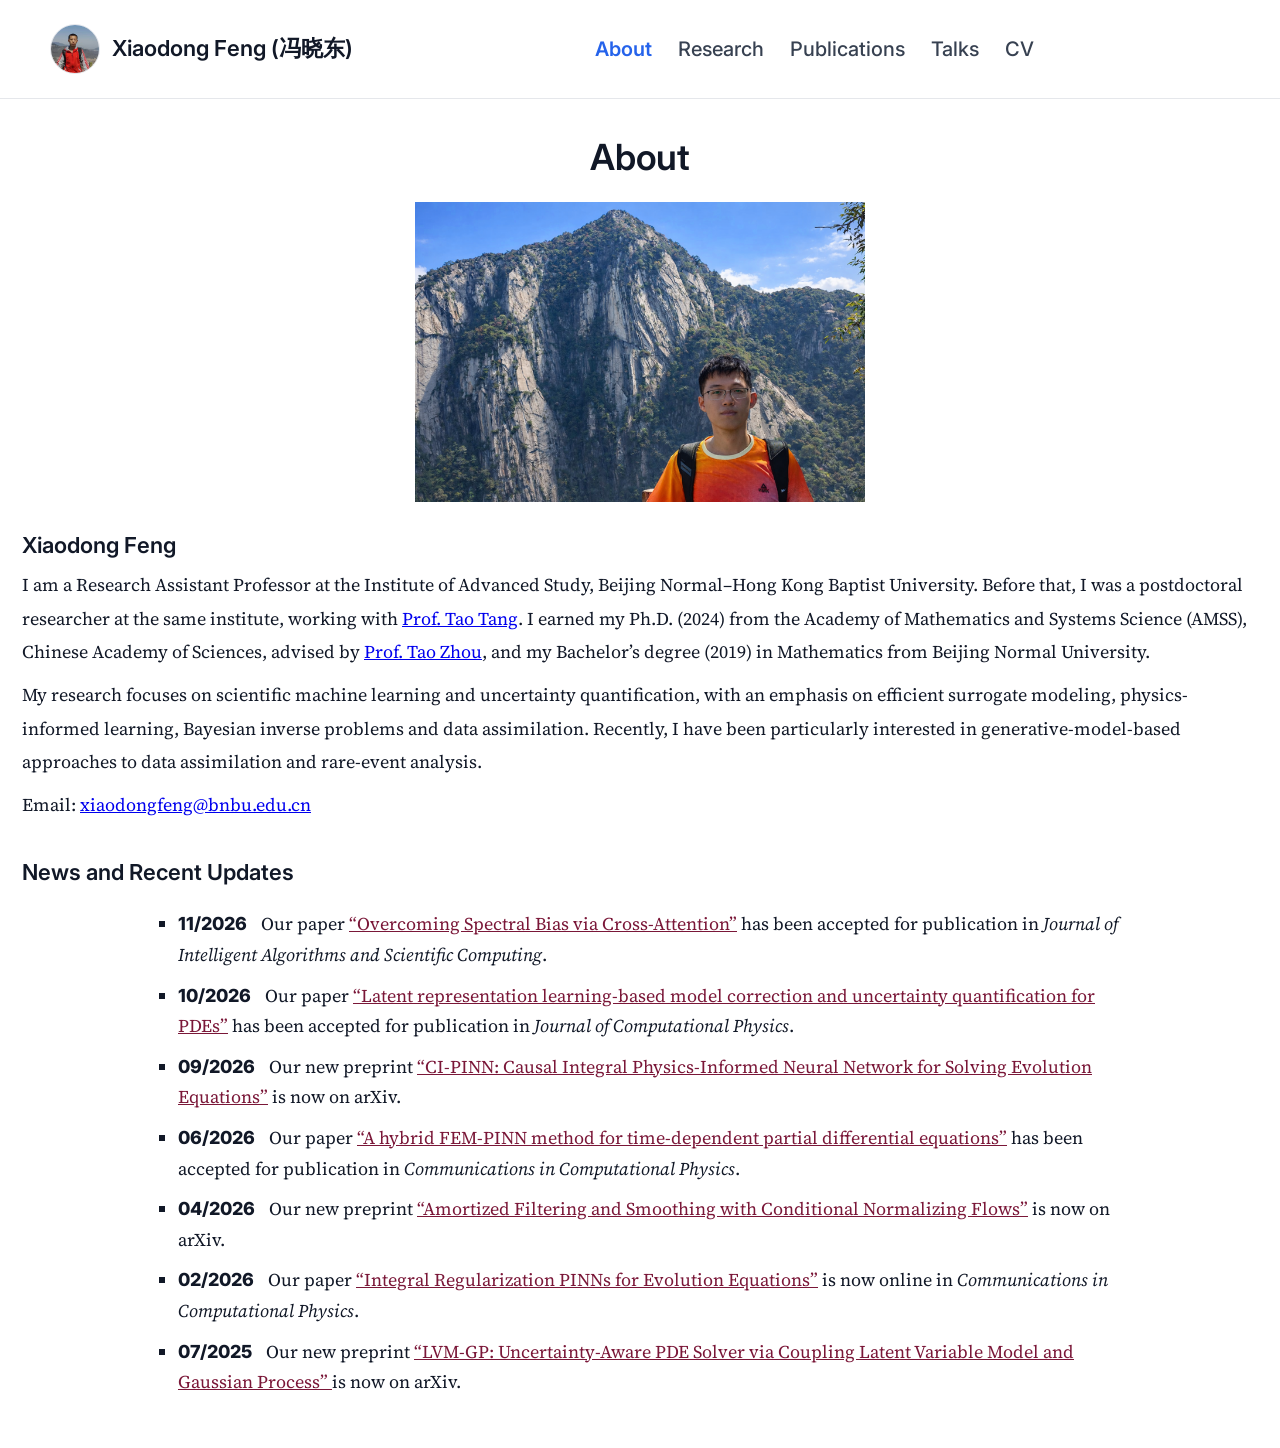
<file: index.html>
<!doctype html>
<html lang="en">
<head>
  <meta charset="utf-8" />
  <meta name="viewport" content="width=device-width,initial-scale=1" />
  <title>About | Xiaodong Feng</title>
  <link rel="stylesheet" href="assets/style.css" />
</head>

<body>
  <header class="topbar">
    <div class="topbar-inner">
      <div class="brand">
        <img class="avatar" src="assets/fengxiaodong.jpg" alt="avatar" />
        <span class="brand-name">Xiaodong Feng (冯晓东)</span>
      </div>

      <!-- ✅ 大屏导航（小屏会被 CSS 隐藏） -->
      <nav class="nav nav-desktop" id="topNav">
        <a class="active" href="index.html">About</a>
        <a href="research.html">Research</a>
        <a href="publications.html">Publications</a>
        <a href="talks.html">Talks</a>
        <a href="assets/CV.pdf" target="_blank" rel="noopener">CV</a>
      </nav>

      <!-- ✅ 小屏 hamburger（大屏会被 CSS 隐藏） -->
      <button class="nav-toggle" id="navToggle" aria-label="Open menu" aria-expanded="false">
        &#9776;
      </button>

      <!-- ✅ 小屏下拉菜单（默认隐藏） -->
      <div class="nav-menu" id="navMenu" aria-hidden="true">
        <a class="active" href="index.html">About</a>
        <a href="research.html">Research</a>
        <a href="publications.html">Publications</a>
        <a href="talks.html">Talks</a>
        <a href="assets/CV.pdf" target="_blank" rel="noopener">CV</a>
      </div>
    </div>
  </header>

  <main class="container">
    <h1 class="page-title">About</h1>

    <div class="hero">
      <img class="hero-img" src="assets/FXD_Picture.png" alt="hero" />
    </div>

    <section class="section">
      <h2 class="name-title">Xiaodong Feng</h2>

      <p>
I am a Research Assistant Professor at the Institute of Advanced Study, Beijing Normal–Hong Kong Baptist University.
Before that, I was a postdoctoral researcher at the same institute, working with
<a href="https://www.math.hkbu.edu.hk/~ttang/" target="_blank" rel="noopener">Prof. Tao Tang</a>.
I earned my Ph.D. (2024) from the Academy of Mathematics and Systems Science (AMSS), Chinese Academy of Sciences, advised by
<a href="https://lsec.cc.ac.cn/~tzhou/" target="_blank" rel="noopener">Prof. Tao Zhou</a>,
and my Bachelor’s degree (2019) in Mathematics from Beijing Normal University.
      </p>

      <p>
        My research focuses on scientific machine learning and uncertainty quantification, with an emphasis on efficient surrogate modeling,
        physics-informed learning, Bayesian inverse problems and data assimilation. 
      Recently, I have been particularly interested in generative-model-based approaches to data assimilation and rare-event analysis.
      </p>

      <p>
        Email:
        <a href="mailto:xiaodongfeng@bnbu.edu.cn">xiaodongfeng@bnbu.edu.cn</a>
      </p>
    </section>


<section class="news">
  <h2 class="news-title">News and Recent Updates</h2>

  <ul class="news-list" id="newsList">
    <li>
      <span class="news-date">11/2026</span>
      <span class="news-text">
        Our paper <a href="https://arxiv.org/abs/2512.18586" target="_blank" rel="noopener">“Overcoming Spectral Bias via Cross-Attention”</a>
        has been accepted for publication in <em>Journal of Intelligent Algorithms and Scientific Computing</em>.
      </span>
    </li>

    <li>
      <span class="news-date">10/2026</span>
      <span class="news-text">
        Our paper <a href="https://doi.org/10.1016/j.jcp.2026.115484" target="_blank" rel="noopener">“Latent representation learning-based model correction and uncertainty quantification for PDEs”</a>
        has been accepted for publication in <em>Journal of Computational Physics</em>.
      </span>
    </li>

    <li>
      <span class="news-date">09/2026</span>
      <span class="news-text">
        Our new preprint <a href="https://arxiv.org/abs/2609.36615" target="_blank" rel="noopener">“CI-PINN: Causal Integral Physics-Informed Neural Network for Solving Evolution Equations”</a>
        is now on arXiv.
      </span>
    </li>

    <li>
      <span class="news-date">06/2026</span>
      <span class="news-text">
        Our paper <a href="https://arxiv.org/abs/2409.02810" target="_blank" rel="noopener">“A hybrid FEM-PINN method for time-dependent partial differential equations”</a>
        has been accepted for publication in <em>Communications in Computational Physics</em>.
      </span>
    </li>

    <li>
      <span class="news-date">04/2026</span>
      <span class="news-text">
        Our new preprint <a href="https://arxiv.org/abs/2604.07169" target="_blank" rel="noopener">“Amortized Filtering and Smoothing with Conditional Normalizing Flows”</a>
        is now on arXiv.
      </span>
    </li>

    <li>
      <span class="news-date">02/2026</span>
      <span class="news-text">
        Our paper <a href="https://global-sci.com/index.php/cicp/article/view/23347" target="_blank" rel="noopener">“Integral Regularization PINNs for Evolution Equations”</a>
        is now online in <em>Communications in Computational Physics</em>.
      </span>
    </li>

    <li>
      <span class="news-date">07/2025</span>
      <span class="news-text">
        Our new preprint
        <a href="https://arxiv.org/abs/2507.22493" target="_blank" rel="noopener">
          “LVM-GP: Uncertainty-Aware PDE Solver via Coupling Latent Variable Model and Gaussian Process”
        </a>
        is now on arXiv.
      </span>
    </li>
  </ul>
  <div class="news-controls" id="newsControls" hidden>
    <button class="news-toggle" id="newsToggle" type="button" aria-expanded="false" aria-controls="newsList">Show older news</button>
  </div>
</section>
    
  </main>

  <script>
    (function(){
      const list = document.getElementById('newsList');
      const controls = document.getElementById('newsControls');
      const button = document.getElementById('newsToggle');
      if (!list || !controls || !button) return;

      const olderItems = Array.from(list.children).slice(8);
      if (!olderItems.length) return;

      let expanded = false;
      function updateNews(){
        olderItems.forEach(item => { item.hidden = !expanded; });
        button.setAttribute('aria-expanded', String(expanded));
        button.textContent = expanded ? 'Show less' : `Show older news (${olderItems.length})`;
      }

      updateNews();
      controls.hidden = false;
      button.addEventListener('click', () => {
        expanded = !expanded;
        updateNews();
      });
    })();

    (function(){
      const btn = document.getElementById('navToggle');
      const menu = document.getElementById('navMenu');
      if(!btn || !menu) return;

      function closeMenu(){
        menu.classList.remove('open');
        btn.setAttribute('aria-expanded','false');
        menu.setAttribute('aria-hidden','true');
      }

      btn.addEventListener('click', () => {
        const isOpen = menu.classList.toggle('open');
        btn.setAttribute('aria-expanded', String(isOpen));
        menu.setAttribute('aria-hidden', String(!isOpen));
      });

      document.addEventListener('click', (e) => {
        if (!menu.classList.contains('open')) return;
        if (menu.contains(e.target) || btn.contains(e.target)) return;
        closeMenu();
      });

      document.addEventListener('keydown', (e) => {
        if (e.key === 'Escape') closeMenu();
      });

      window.addEventListener('resize', () => {
        if (window.matchMedia('(min-width: 981px)').matches) closeMenu();
      });
    })();
  </script>
</body>
</html>
</file>
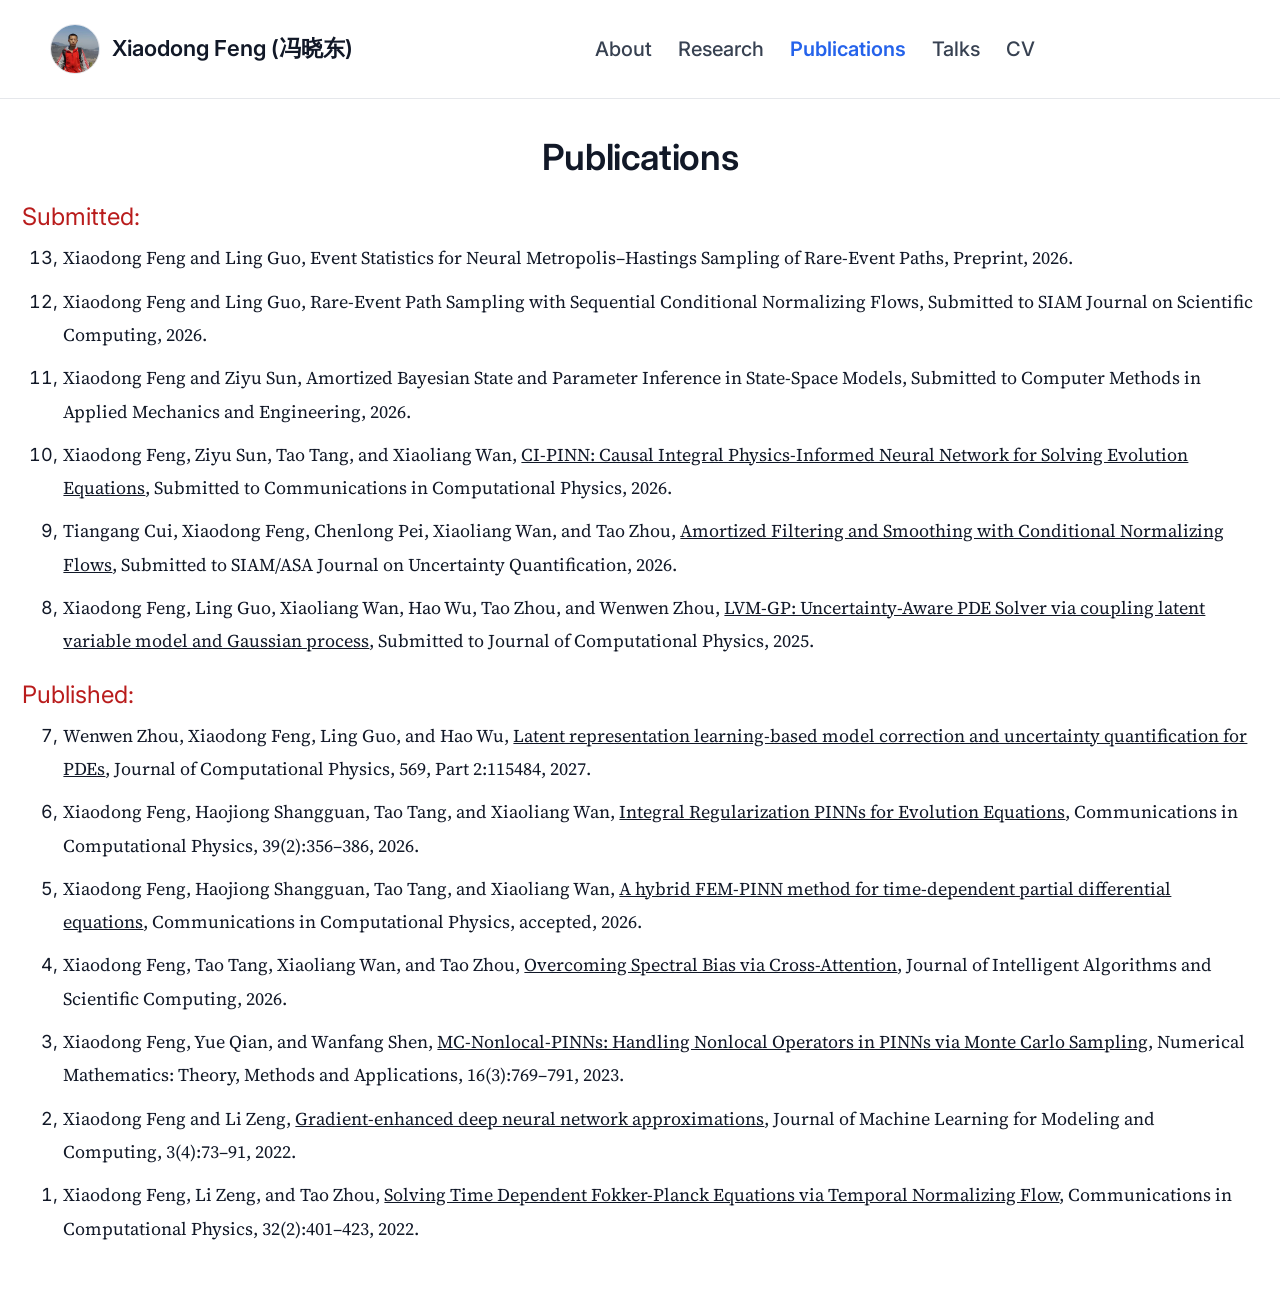
<file: publications.html>
<!doctype html>
<html lang="en">
<head>
  <meta charset="utf-8" />
  <meta name="viewport" content="width=device-width,initial-scale=1" />
  <title>Publications | Xiaodong Feng</title>
  <link rel="stylesheet" href="assets/style.css" />

  <style>
    /* ✅ 全部不加粗（包括 section 标题、编号、标题链接） */
    .pub-section{
      color:#b91c1c;
      font-weight:400;
      margin: 18px 0 10px;
      font-family: var(--font-sans, inherit);
    }

    ol.pub-list{
      margin: 0;
      padding-left: 2.3em;
      list-style: decimal;
      font-size: 18px;
      line-height: 1.85;
      font-weight:400;
    }
    ol.pub-list li{ margin: 10px 0; font-weight:400; }

    ol.pub-list li::marker{
      content: counter(list-item) ", ";
      font-weight:400;
      font-family: var(--font-sans, inherit);
    }

    a.pub-title{
      font-weight:400;
      text-decoration: underline;
      color: inherit;
    }
    a.pub-title:hover{ opacity: .9; }
  </style>
</head>

<body>
  <header class="topbar">
    <div class="topbar-inner">
      <div class="brand">
        <img class="avatar" src="assets/fengxiaodong.jpg" alt="avatar" />
        <span class="brand-name">Xiaodong Feng (冯晓东)</span>
      </div>

      <!-- ✅ 大屏导航（小屏会被 CSS 隐藏） -->
      <nav class="nav nav-desktop" id="topNav">
        <a href="index.html">About</a>
        <a href="research.html">Research</a>
        <a class="active" href="publications.html">Publications</a>
        <a href="talks.html">Talks</a>
        <a href="assets/CV.pdf" target="_blank" rel="noopener">CV</a>
      </nav>

      <!-- ✅ 小屏 hamburger（大屏会被 CSS 隐藏） -->
      <button class="nav-toggle" id="navToggle" aria-label="Open menu" aria-expanded="false">
        &#9776;
      </button>

      <!-- ✅ 小屏下拉菜单（默认隐藏） -->
      <div class="nav-menu" id="navMenu" aria-hidden="true">
        <a href="index.html">About</a>
        <a href="research.html">Research</a>
        <a class="active" href="publications.html">Publications</a>
        <a href="talks.html">Talks</a>
        <a href="assets/CV.pdf" target="_blank" rel="noopener">CV</a>
      </div>
    </div>
  </header>

  <main class="container">
    <h1 class="page-title">Publications</h1>

    <h2 class="pub-section">Submitted:</h2>
    <ol id="submittedList" class="pub-list" reversed></ol>

    <h2 class="pub-section" style="margin-top:22px;">Published:</h2>
    <ol id="publishedList" class="pub-list" reversed></ol>
  </main>

  <!-- ✅ 用 IIFE + DOMContentLoaded，避免脚本冲突导致列表空白 -->
  <script>
    (function () {
      const pubs = [
  {
    "status": "submitted",
    "year": 2026,
    "authors": "Xiaodong Feng and Ling Guo",
    "title": "Event Statistics for Neural Metropolis–Hastings Sampling of Rare-Event Paths",
    "venue": "Preprint",
    "url": ""
  },
  {
    "status": "submitted",
    "year": 2026,
    "authors": "Xiaodong Feng and Ling Guo",
    "title": "Rare-Event Path Sampling with Sequential Conditional Normalizing Flows",
    "venue": "Submitted to SIAM Journal on Scientific Computing",
    "url": ""
  },
  {
    "status": "submitted",
    "year": 2026,
    "authors": "Xiaodong Feng and Ziyu Sun",
    "title": "Amortized Bayesian State and Parameter Inference in State-Space Models",
    "venue": "Submitted to Computer Methods in Applied Mechanics and Engineering",
    "url": ""
  },
  {
    "status": "submitted",
    "year": 2026,
    "authors": "Xiaodong Feng, Ziyu Sun, Tao Tang, and Xiaoliang Wan",
    "title": "CI-PINN: Causal Integral Physics-Informed Neural Network for Solving Evolution Equations",
    "venue": "Submitted to Communications in Computational Physics",
    "url": "https://arxiv.org/abs/2609.36615"
  },
  {
    "status": "submitted",
    "year": 2026,
    "authors": "Tiangang Cui, Xiaodong Feng, Chenlong Pei, Xiaoliang Wan, and Tao Zhou",
    "title": "Amortized Filtering and Smoothing with Conditional Normalizing Flows",
    "venue": "Submitted to SIAM/ASA Journal on Uncertainty Quantification",
    "url": "https://arxiv.org/abs/2604.07169"
  },
  {
    "status": "submitted",
    "year": 2025,
    "authors": "Xiaodong Feng, Ling Guo, Xiaoliang Wan, Hao Wu, Tao Zhou, and Wenwen Zhou",
    "title": "LVM-GP: Uncertainty-Aware PDE Solver via coupling latent variable model and Gaussian process",
    "venue": "Submitted to Journal of Computational Physics",
    "url": "https://arxiv.org/abs/2507.22493"
  },
  {
    "status": "published",
    "year": 2027,
    "authors": "Wenwen Zhou, Xiaodong Feng, Ling Guo, and Hao Wu",
    "title": "Latent representation learning-based model correction and uncertainty quantification for PDEs",
    "venue": "Journal of Computational Physics, 569, Part 2:115484",
    "url": "https://doi.org/10.1016/j.jcp.2026.115484"
  },
  {
    "status": "published",
    "year": 2026,
    "authors": "Xiaodong Feng, Haojiong Shangguan, Tao Tang, and Xiaoliang Wan",
    "title": "Integral Regularization PINNs for Evolution Equations",
    "venue": "Communications in Computational Physics, 39(2):356–386",
    "url": "https://global-sci.com/index.php/cicp/article/view/23347"
  },
  {
    "status": "published",
    "year": 2026,
    "authors": "Xiaodong Feng, Haojiong Shangguan, Tao Tang, and Xiaoliang Wan",
    "title": "A hybrid FEM-PINN method for time-dependent partial differential equations",
    "venue": "Communications in Computational Physics, accepted",
    "url": "https://arxiv.org/abs/2409.02810"
  },
  {
    "status": "published",
    "year": 2026,
    "authors": "Xiaodong Feng, Tao Tang, Xiaoliang Wan, and Tao Zhou",
    "title": "Overcoming Spectral Bias via Cross-Attention",
    "venue": "Journal of Intelligent Algorithms and Scientific Computing",
    "url": "https://arxiv.org/abs/2512.18586"
  },
  {
    "status": "published",
    "year": 2023,
    "authors": "Xiaodong Feng, Yue Qian, and Wanfang Shen",
    "title": "MC-Nonlocal-PINNs: Handling Nonlocal Operators in PINNs via Monte Carlo Sampling",
    "venue": "Numerical Mathematics: Theory, Methods and Applications, 16(3):769–791",
    "url": "https://global-sci.com/index.php/nmtma/article/view/14453"
  },
  {
    "status": "published",
    "year": 2022,
    "authors": "Xiaodong Feng and Li Zeng",
    "title": "Gradient-enhanced deep neural network approximations",
    "venue": "Journal of Machine Learning for Modeling and Computing, 3(4):73–91",
    "url": "https://www.dl.begellhouse.com/journals/558048804a15188a,22e553d25a1b5ff0,6658196f7b72ef2f.html"
  },
  {
    "status": "published",
    "year": 2022,
    "authors": "Xiaodong Feng, Li Zeng, and Tao Zhou",
    "title": "Solving Time Dependent Fokker-Planck Equations via Temporal Normalizing Flow",
    "venue": "Communications in Computational Physics, 32(2):401–423",
    "url": "https://global-sci.com/cicp/article/view/7087"
  }
];

      function esc(s){
        return String(s ?? "")
          .replace(/&/g,"&amp;")
          .replace(/</g,"&lt;")
          .replace(/>/g,"&gt;")
          .replace(/"/g,"&quot;")
          .replace(/'/g,"&#39;");
      }

      function sortFn(a,b){
        return (b.year || 0) - (a.year || 0);
      }

      function renderItem(p){
        const title = p.url
          ? `<a class="pub-title" href="${esc(p.url)}" target="_blank" rel="noopener">${esc(p.title)}</a>`
          : `<span class="pub-title">${esc(p.title)}</span>`;
        return `${esc(p.authors)}, ${title}, ${esc(p.venue)}, ${esc(String(p.year))}.`;
      }

      function render(){
        const submitted = pubs.filter(p=>p.status==="submitted").sort(sortFn);
        const published = pubs.filter(p=>p.status==="published").sort(sortFn);

        const subOl = document.getElementById("submittedList");
        const pubOl = document.getElementById("publishedList");
        if(!subOl || !pubOl) return;

        const total = submitted.length + published.length;
        subOl.setAttribute("start", total);
        pubOl.setAttribute("start", total - submitted.length);

        subOl.innerHTML = submitted.map(p=>`<li>${renderItem(p)}</li>`).join("");
        pubOl.innerHTML = published.map(p=>`<li>${renderItem(p)}</li>`).join("");
      }

      if (document.readyState === "loading") {
        document.addEventListener("DOMContentLoaded", render);
      } else {
        render();
      }
    })();
  </script>

  <script>
    (function(){
      const btn = document.getElementById('navToggle');
      const menu = document.getElementById('navMenu');
      if(!btn || !menu) return;

      function closeMenu(){
        menu.classList.remove('open');
        btn.setAttribute('aria-expanded','false');
        menu.setAttribute('aria-hidden','true');
      }

      btn.addEventListener('click', () => {
        const isOpen = menu.classList.toggle('open');
        btn.setAttribute('aria-expanded', String(isOpen));
        menu.setAttribute('aria-hidden', String(!isOpen));
      });

      document.addEventListener('click', (e) => {
        if (!menu.classList.contains('open')) return;
        if (menu.contains(e.target) || btn.contains(e.target)) return;
        closeMenu();
      });

      document.addEventListener('keydown', (e) => {
        if (e.key === 'Escape') closeMenu();
      });

      window.addEventListener('resize', () => {
        if (window.matchMedia('(min-width: 981px)').matches) closeMenu();
      });
    })();
  </script>
</body>
</html>
</file>
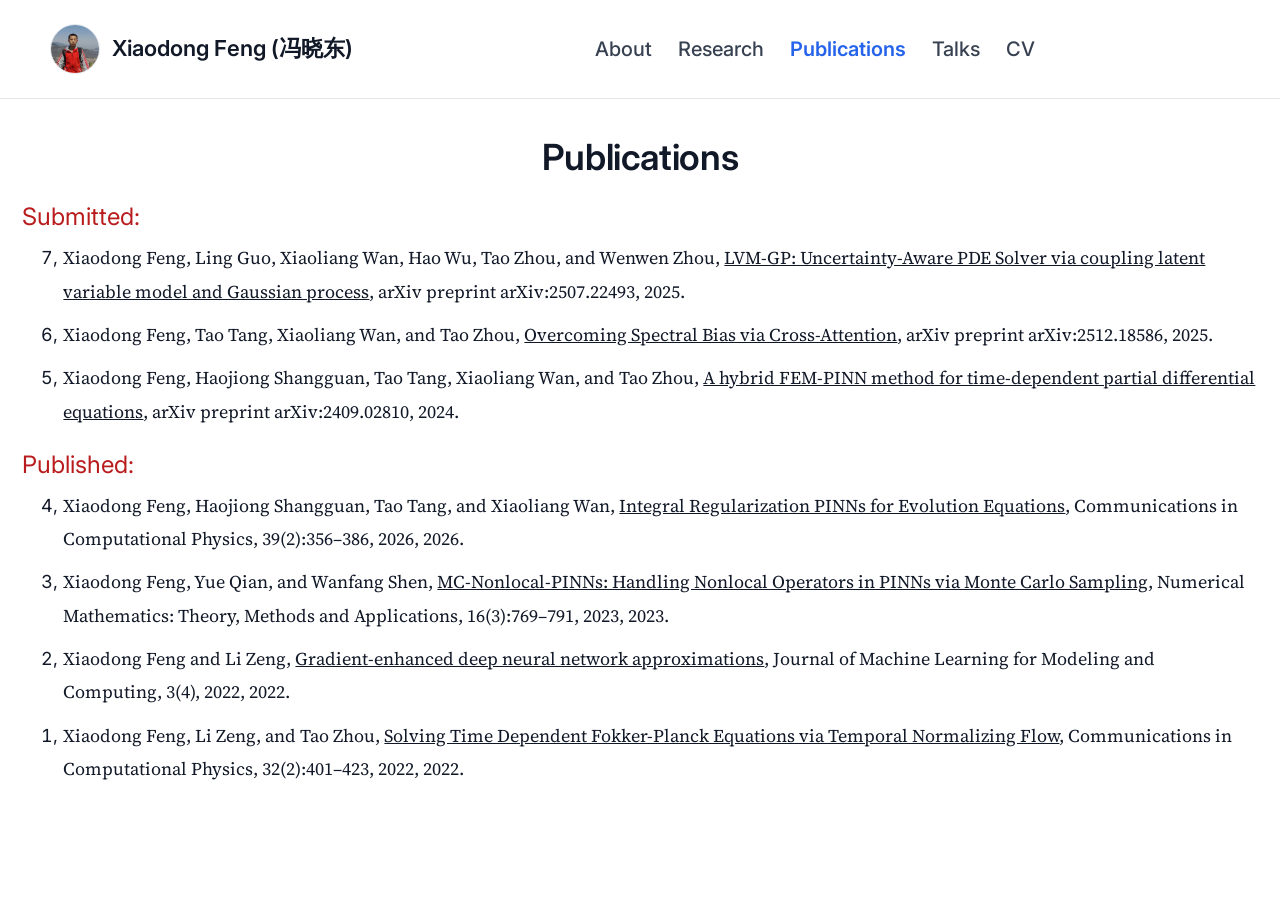
<file: publications_xdfeng.html>
<!doctype html>
<html lang="en">
<head>
  <meta charset="utf-8" />
  <meta name="viewport" content="width=device-width,initial-scale=1" />
  <title>Publications | Xiaodong Feng</title>
  <link rel="stylesheet" href="assets/style.css" />

  <style>
    /* ✅ 全部不加粗（包括 section 标题、编号、标题链接） */
    .pub-section{
      color:#b91c1c;
      font-weight:400;
      margin: 18px 0 10px;
      font-family: var(--font-sans, inherit);
    }

    ol.pub-list{
      margin: 0;
      padding-left: 2.3em;
      list-style: decimal;
      font-size: 18px;
      line-height: 1.85;
      font-weight:400;
    }
    ol.pub-list li{ margin: 10px 0; font-weight:400; }

    ol.pub-list li::marker{
      content: counter(list-item) ", ";
      font-weight:400;
      font-family: var(--font-sans, inherit);
    }

    a.pub-title{
      font-weight:400;
      text-decoration: underline;
      color: inherit;
    }
    a.pub-title:hover{ opacity: .9; }
  </style>
</head>

<body>
  <header class="topbar">
    <div class="topbar-inner">
      <div class="brand">
        <img class="avatar" src="assets/fengxiaodong.jpg" alt="avatar" />
        <span class="brand-name">Xiaodong Feng (冯晓东)</span>
      </div>

      <!-- ✅ 大屏导航（小屏会被 CSS 隐藏） -->
      <nav class="nav nav-desktop" id="topNav">
        <a href="index.html">About</a>
        <a href="research.html">Research</a>
        <a class="active" href="publications.html">Publications</a>
        <a href="talks.html">Talks</a>
        <a href="assets/CV.pdf" target="_blank" rel="noopener">CV</a>
      </nav>

      <!-- ✅ 小屏 hamburger（大屏会被 CSS 隐藏） -->
      <button class="nav-toggle" id="navToggle" aria-label="Open menu" aria-expanded="false">
        &#9776;
      </button>

      <!-- ✅ 小屏下拉菜单（默认隐藏） -->
      <div class="nav-menu" id="navMenu" aria-hidden="true">
        <a href="index.html">About</a>
        <a href="research.html">Research</a>
        <a class="active" href="publications.html">Publications</a>
        <a href="talks.html">Talks</a>
        <a href="assets/CV.pdf" target="_blank" rel="noopener">CV</a>
      </div>
    </div>
  </header>

  <main class="container">
    <h1 class="page-title">Publications</h1>

    <h2 class="pub-section">Submitted:</h2>
    <ol id="submittedList" class="pub-list" reversed></ol>

    <h2 class="pub-section" style="margin-top:22px;">Published:</h2>
    <ol id="publishedList" class="pub-list" reversed></ol>
  </main>

  <!-- ✅ 用 IIFE + DOMContentLoaded，避免脚本冲突导致列表空白 -->
  <script>
    (function () {
      const pubs = [
        // Submitted
        { status:"submitted", year:2025,
          authors:"Xiaodong Feng, Tao Tang, Xiaoliang Wan, and Tao Zhou",
          title:"Overcoming Spectral Bias via Cross-Attention",
          venue:"arXiv preprint arXiv:2512.18586",
          url:"https://arxiv.org/abs/2512.18586" },

        { status:"submitted", year:2025,
          authors:"Xiaodong Feng, Ling Guo, Xiaoliang Wan, Hao Wu, Tao Zhou, and Wenwen Zhou",
          title:"LVM-GP: Uncertainty-Aware PDE Solver via coupling latent variable model and Gaussian process",
          venue:"arXiv preprint arXiv:2507.22493",
          url:"https://arxiv.org/abs/2507.22493" },

        { status:"submitted", year:2024,
          authors:"Xiaodong Feng, Haojiong Shangguan, Tao Tang, Xiaoliang Wan, and Tao Zhou",
          title:"A hybrid FEM-PINN method for time-dependent partial differential equations",
          venue:"arXiv preprint arXiv:2409.02810",
          url:"https://arxiv.org/abs/2409.02810" },

        // Published
        { status:"published", year:2026,
          authors:"Xiaodong Feng, Haojiong Shangguan, Tao Tang, and Xiaoliang Wan",
          title:"Integral Regularization PINNs for Evolution Equations",
          venue:"Communications in Computational Physics, 39(2):356–386, 2026",
          url:"https://global-sci.com/index.php/cicp/article/view/23347" },

        { status:"published", year:2023,
          authors:"Xiaodong Feng, Yue Qian, and Wanfang Shen",
          title:"MC-Nonlocal-PINNs: Handling Nonlocal Operators in PINNs via Monte Carlo Sampling",
          venue:"Numerical Mathematics: Theory, Methods and Applications, 16(3):769–791, 2023",
          url:"https://global-sci.com/index.php/nmtma/article/view/14453" },

        { status:"published", year:2022,
          authors:"Xiaodong Feng and Li Zeng",
          title:"Gradient-enhanced deep neural network approximations",
          venue:"Journal of Machine Learning for Modeling and Computing, 3(4), 2022",
          url:"https://www.dl.begellhouse.com/journals/558048804a15188a,22e553d25a1b5ff0,6658196f7b72ef2f.html" },

        { status:"published", year:2022,
          authors:"Xiaodong Feng, Li Zeng, and Tao Zhou",
          title:"Solving Time Dependent Fokker-Planck Equations via Temporal Normalizing Flow",
          venue:"Communications in Computational Physics, 32(2):401–423, 2022",
          url:"https://global-sci.com/cicp/article/view/7087" }
      ];

      function esc(s){
        return String(s ?? "")
          .replace(/&/g,"&amp;")
          .replace(/</g,"&lt;")
          .replace(/>/g,"&gt;")
          .replace(/"/g,"&quot;")
          .replace(/'/g,"&#39;");
      }

      function sortFn(a,b){
        return ((b.year||0)-(a.year||0)) || String(a.title||"").localeCompare(String(b.title||""));
      }

      function renderItem(p){
        const title = `<a class="pub-title" href="${esc(p.url)}" target="_blank" rel="noopener">${esc(p.title)}</a>`;
        return `${esc(p.authors)}, ${title}, ${esc(p.venue)}, ${esc(String(p.year))}.`;
      }

      function render(){
        const submitted = pubs.filter(p=>p.status==="submitted").sort(sortFn);
        const published = pubs.filter(p=>p.status==="published").sort(sortFn);

        const subOl = document.getElementById("submittedList");
        const pubOl = document.getElementById("publishedList");
        if(!subOl || !pubOl) return;

        const total = submitted.length + published.length;
        subOl.setAttribute("start", total);
        pubOl.setAttribute("start", total - submitted.length);

        subOl.innerHTML = submitted.map(p=>`<li>${renderItem(p)}</li>`).join("");
        pubOl.innerHTML = published.map(p=>`<li>${renderItem(p)}</li>`).join("");
      }

      if (document.readyState === "loading") {
        document.addEventListener("DOMContentLoaded", render);
      } else {
        render();
      }
    })();
  </script>

  <script>
    (function(){
      const btn = document.getElementById('navToggle');
      const menu = document.getElementById('navMenu');
      if(!btn || !menu) return;

      function closeMenu(){
        menu.classList.remove('open');
        btn.setAttribute('aria-expanded','false');
        menu.setAttribute('aria-hidden','true');
      }

      btn.addEventListener('click', () => {
        const isOpen = menu.classList.toggle('open');
        btn.setAttribute('aria-expanded', String(isOpen));
        menu.setAttribute('aria-hidden', String(!isOpen));
      });

      document.addEventListener('click', (e) => {
        if (!menu.classList.contains('open')) return;
        if (menu.contains(e.target) || btn.contains(e.target)) return;
        closeMenu();
      });

      document.addEventListener('keydown', (e) => {
        if (e.key === 'Escape') closeMenu();
      });

      window.addEventListener('resize', () => {
        if (window.matchMedia('(min-width: 981px)').matches) closeMenu();
      });
    })();
  </script>
</body>
</html>
</file>
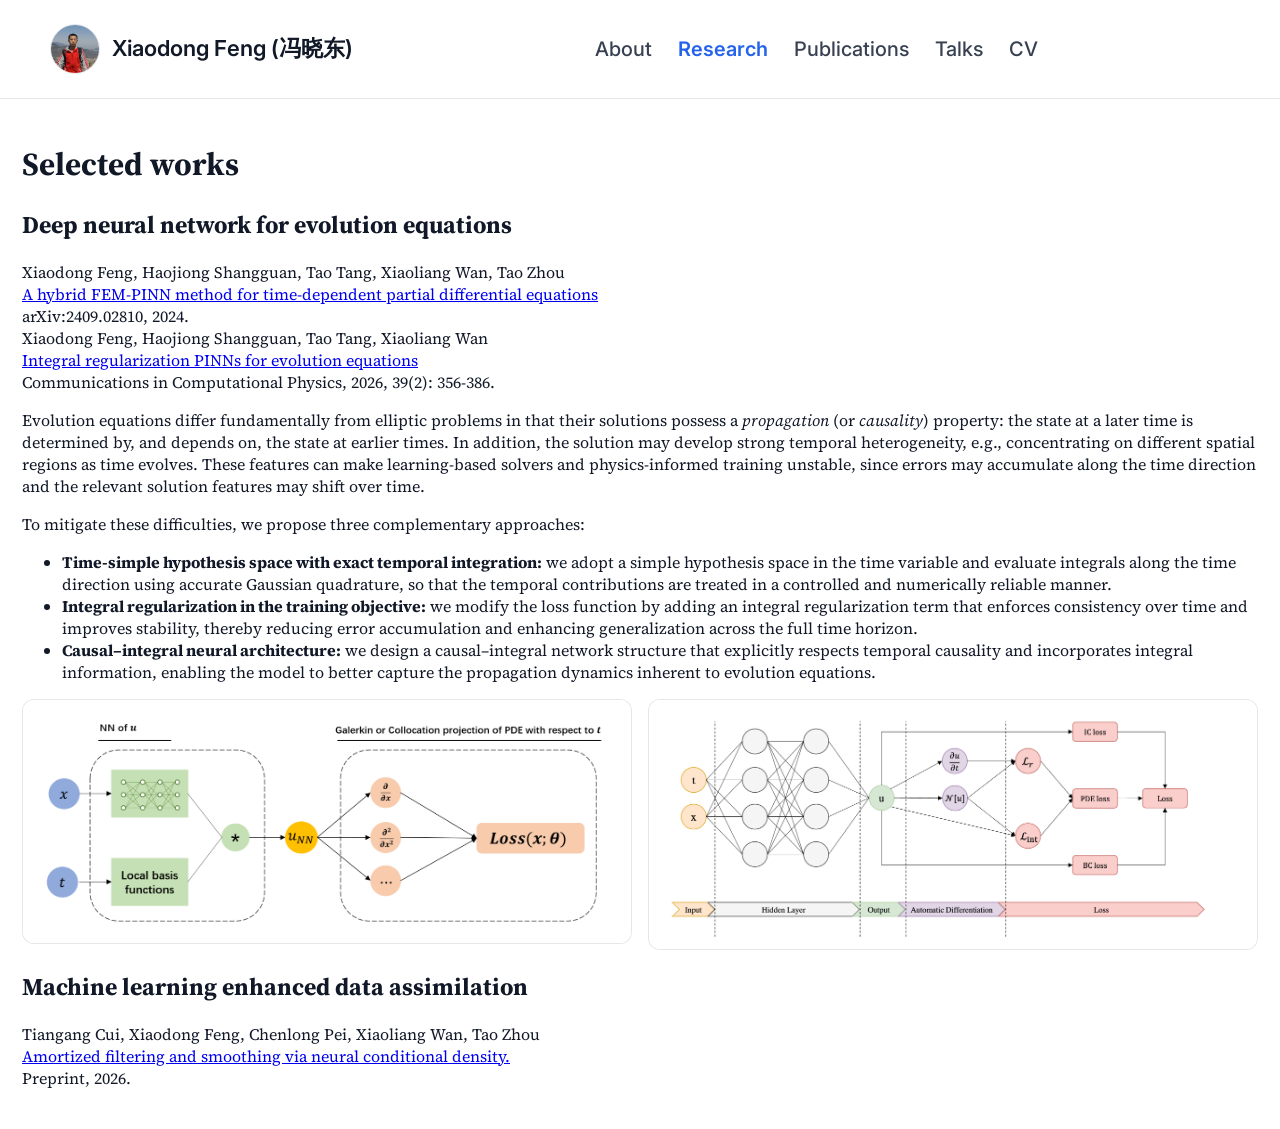
<file: research.html>
<!doctype html>
<html lang="en">
<head>
  <meta charset="utf-8" />
  <meta name="viewport" content="width=device-width,initial-scale=1" />
  <title>Research | Xiaodong Feng</title>
  <link rel="stylesheet" href="assets/style.css" />
</head>

<body>
  <header class="topbar">
    <div class="topbar-inner">
      <div class="brand">
        <img class="avatar" src="assets/fengxiaodong.jpg" alt="avatar" />
        <span class="brand-name">Xiaodong Feng (冯晓东)</span>
      </div>

      <nav class="nav nav-desktop" id="topNav">
        <a href="index.html">About</a>
        <a class="active" href="research.html">Research</a>
        <a href="publications.html">Publications</a>
        <a href="talks.html">Talks</a>
        <a href="assets/CV.pdf" target="_blank" rel="noopener">CV</a>
      </nav>

      <button class="nav-toggle" id="navToggle" aria-label="Open menu" aria-expanded="false">
        &#9776;
      </button>

      <div class="nav-menu" id="navMenu" aria-hidden="true">
        <a href="index.html">About</a>
        <a class="active" href="research.html">Research</a>
        <a href="publications.html">Publications</a>
        <a href="talks.html">Talks</a>
        <a href="assets/CV.pdf" target="_blank" rel="noopener">CV</a>
      </div>
    </div>
  </header>

  <main class="container">
    <h1 class="research-title">Selected works</h1>

    <!-- ===================== Method 1 ===================== -->
    <section class="method">
      <div class="method-grid">
        <!-- Left: text + flow diagram -->
        <div>
          <h2>Deep neural network for evolution equations</h2>

          <div class="paper-block">
            <div class="paper-authors">Xiaodong Feng, Haojiong Shangguan, Tao Tang, Xiaoliang Wan, Tao Zhou</div>
            <a class="paper-link" href="https://arxiv.org/abs/2409.02810" target="_blank" rel="noopener">
                  A hybrid FEM-PINN method for time-dependent partial differential equations            </a>
            <div class="paper-meta">arXiv:2409.02810, 2024.</div>
          </div>

          <div class="paper-block">
            <div class="paper-authors">Xiaodong Feng, Haojiong Shangguan, Tao Tang, Xiaoliang Wan</div>
            <a class="paper-link" href="https://global-sci.com/index.php/cicp/article/view/23347" target="_blank" rel="noopener">
              Integral regularization PINNs for evolution equations
            </a>
            <div class="paper-meta">Communications in Computational Physics, 2026, 39(2): 356-386.</div>
          </div>
<p>
  Evolution equations differ fundamentally from elliptic problems in that their solutions possess a
  <em>propagation</em> (or <em>causality</em>) property: the state at a later time is determined by, and depends on,
  the state at earlier times. In addition, the solution may develop strong temporal heterogeneity, e.g.,
  concentrating on different spatial regions as time evolves. These features can make learning-based solvers
  and physics-informed training unstable, since errors may accumulate along the time direction and the relevant
  solution features may shift over time.
</p>

<p>
  To mitigate these difficulties, we propose three complementary approaches:
</p>

<ul>
  <li>
    <strong>Time-simple hypothesis space with exact temporal integration:</strong>
    we adopt a simple hypothesis space in the time variable and evaluate integrals along the time direction
    using accurate Gaussian quadrature, so that the temporal contributions are treated in a controlled and
    numerically reliable manner.
  </li>
  <li>
    <strong>Integral regularization in the training objective:</strong>
    we modify the loss function by adding an integral regularization term that enforces consistency over time
    and improves stability, thereby reducing error accumulation and enhancing generalization across the full
    time horizon.
  </li>
  <li>
    <strong>Causal–integral neural architecture:</strong>
    we design a causal–integral network structure that explicitly respects temporal causality and incorporates
    integral information, enabling the model to better capture the propagation dynamics inherent to evolution
    equations.
  </li>
</ul>
          

    <div class="fig-row fig-2 fig-center fig-w-100">
  <a class="fig-link" href="assets/research/Evolution/FEM_PINNs.png" target="_blank" rel="noopener">
    <img src="assets/research/Evolution/FEM_PINNs.png" alt="">
  </a>
  <a class="fig-link" href="assets/research/Evolution/IR_PINNs.png" target="_blank" rel="noopener">
    <img src="assets/research/Evolution/IR_PINNs.png" alt="">
  </a>
</div>
          
    </section>

    <!-- <!-- ===================== Method 2 (copy & edit) ===================== -->
    <section class="method">
      <div class="method-grid">
        <div>
          <h2>Machine learning enhanced data assimilation</h2>

          <div class="paper-block">
            <div class="paper-authors">Tiangang Cui, Xiaodong Feng, Chenlong Pei, Xiaoliang Wan, Tao Zhou</div>
            <a class="paper-link" href="#" target="_blank" rel="noopener">
              Amortized filtering and smoothing via neural conditional density.
            </a>
            <div class="paper-meta">Preprint, 2026.</div>
          </div>
    </section> 

  </main>

  <!-- ✅ 复用全站折叠菜单 JS -->
  <script>
    (function(){
      const btn = document.getElementById('navToggle');
      const menu = document.getElementById('navMenu');
      if(!btn || !menu) return;

      function closeMenu(){
        menu.classList.remove('open');
        btn.setAttribute('aria-expanded','false');
        menu.setAttribute('aria-hidden','true');
      }

      btn.addEventListener('click', () => {
        const isOpen = menu.classList.toggle('open');
        btn.setAttribute('aria-expanded', String(isOpen));
        menu.setAttribute('aria-hidden', String(!isOpen));
      });

      document.addEventListener('click', (e) => {
        if (!menu.classList.contains('open')) return;
        if (menu.contains(e.target) || btn.contains(e.target)) return;
        closeMenu();
      });

      document.addEventListener('keydown', (e) => {
        if (e.key === 'Escape') closeMenu();
      });

      window.addEventListener('resize', () => {
        if (window.matchMedia('(min-width: 981px)').matches) closeMenu();
      });
    })();
  </script>
</body>
</html>
</file>
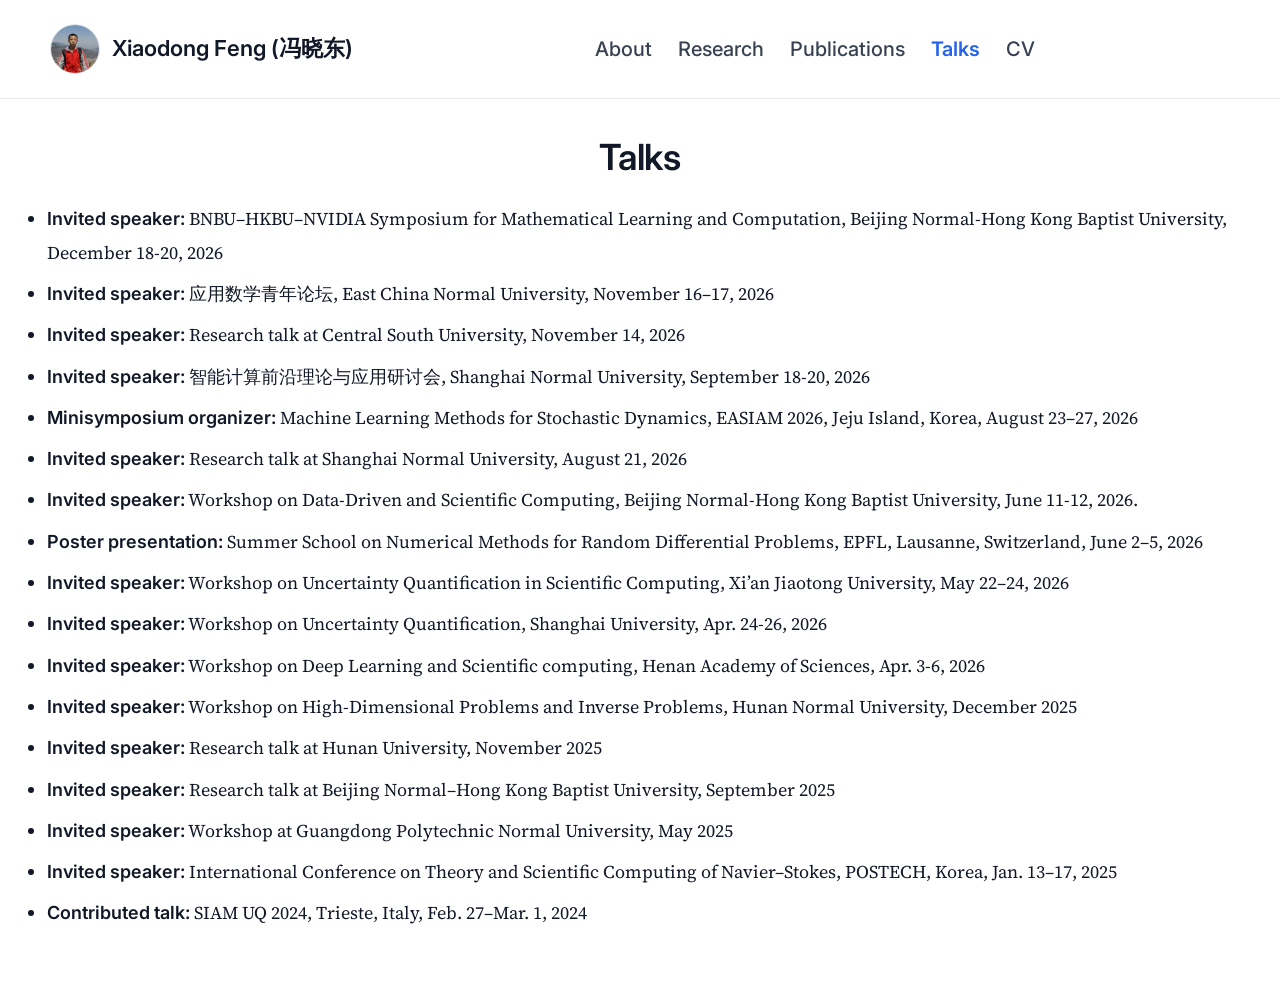
<file: talks.html>
<!doctype html>
<html lang="en">
<head>
  <meta charset="utf-8" />
  <meta name="viewport" content="width=device-width,initial-scale=1" />
  <title>Talks | Xiaodong Feng</title>
  <link rel="stylesheet" href="assets/style.css" />

  <style>
    /* Talks page local style */
    .talks-section{
      margin: 22px 0 30px;
    }

    .talks-list{
      margin: 0;
      padding-left: 1.4em;
      font-size: 18px;     /* match index body size */
      line-height: 1.85;
    }

    .talks-list li{
      margin: 8px 0;
    }

    /* role bold but not too heavy */
    .talk-role{
      font-weight: 600;
      font-family: var(--font-sans);
    }

    @media (max-width: 820px){
      .talks-list{ font-size: 17px; }
    }
  </style>
</head>

<body>
  <header class="topbar">
    <div class="topbar-inner">
      <div class="brand">
        <img class="avatar" src="assets/fengxiaodong.jpg" alt="avatar" />
        <span class="brand-name">Xiaodong Feng (冯晓东)</span>
      </div>

      <!-- Desktop nav -->
      <nav class="nav nav-desktop" id="topNav">
        <a href="index.html">About</a>
        <a href="research.html">Research</a>
        <a href="publications.html">Publications</a>
        <a class="active" href="talks.html">Talks</a>
        <a href="assets/CV.pdf" target="_blank" rel="noopener">CV</a>
      </nav>

      <!-- Hamburger -->
      <button class="nav-toggle" id="navToggle" aria-label="Open menu" aria-expanded="false">
        &#9776;
      </button>

      <!-- Dropdown -->
      <div class="nav-menu" id="navMenu" aria-hidden="true">
        <a href="index.html">About</a>
        <a href="research.html">Research</a>
        <a href="publications.html">Publications</a>
        <a class="active" href="talks.html">Talks</a>
        <a href="assets/CV.pdf" target="_blank" rel="noopener">CV</a>
      </div>
    </div>
  </header>

  <main class="container">
    <h1 class="page-title">Talks</h1>

    <section class="talks-section">
      <ul class="talks-list">
        <!-- reverse chronological order (latest first) -->



        <li>
          <span class="talk-role">Invited speaker:</span>
                  BNBU–HKBU–NVIDIA Symposium for Mathematical Learning and Computation, Beijing Normal-Hong Kong Baptist University, December 18-20, 2026
        </li>
        
        <li>
          <span class="talk-role">Invited speaker:</span>
          应用数学青年论坛, East China Normal University, November 16–17, 2026
        </li>

        <li>
          <span class="talk-role">Invited speaker:</span>
          Research talk at Central South University, November 14, 2026
        </li>

                <li>
          <span class="talk-role"> Invited speaker:</span>
           智能计算前沿理论与应用研讨会, Shanghai Normal University, September 18-20, 2026
        </li>

        
        <li>
          <span class="talk-role"> Minisymposium organizer:</span>
Machine Learning Methods for Stochastic Dynamics, EASIAM 2026, Jeju Island, Korea, August 23–27, 2026       
        </li>

                <li>
          <span class="talk-role"> Invited speaker:</span>
          Research talk at Shanghai Normal University, August 21, 2026
        </li>
        
                  <li>
          <span class="talk-role"> Invited speaker:</span>
          Workshop on Data-Driven and Scientific Computing, Beijing Normal-Hong Kong Baptist University, June 11-12, 2026.
        </li>
        
          <li>
          <span class="talk-role"> Poster presentation:</span>
          Summer School on Numerical Methods for Random Differential Problems, EPFL, Lausanne, Switzerland, June 2–5, 2026
        </li>
        
        <li>
          <span class="talk-role">Invited speaker:</span>
          Workshop on Uncertainty Quantification in Scientific Computing, Xi’an Jiaotong University, May 22–24, 2026
        </li>
        
          <li>
          <span class="talk-role">Invited speaker:</span>
          Workshop on Uncertainty Quantification, Shanghai University, Apr. 24-26, 2026
        </li>
        
        <li>
          <span class="talk-role">Invited speaker:</span>
          Workshop on Deep Learning and Scientific computing, Henan Academy of Sciences, Apr. 3-6, 2026
        </li>
        
        <li>
          <span class="talk-role">Invited speaker:</span>
          Workshop on High-Dimensional Problems and Inverse Problems, Hunan Normal University, December 2025
        </li>

        <li>
          <span class="talk-role">Invited speaker:</span>
          Research talk at Hunan University, November 2025
        </li>

        <li>
          <span class="talk-role">Invited speaker:</span>
          Research talk at Beijing Normal–Hong Kong Baptist University, September 2025
        </li>

        <li>
          <span class="talk-role">Invited speaker:</span>
          Workshop at Guangdong Polytechnic Normal University, May 2025
        </li>

        <li>
          <span class="talk-role">Invited speaker:</span>
          International Conference on Theory and Scientific Computing of Navier–Stokes, POSTECH, Korea, Jan. 13–17, 2025
        </li>

        <li>
          <span class="talk-role">Contributed talk:</span>
          SIAM UQ 2024, Trieste, Italy, Feb. 27–Mar. 1, 2024
        </li>
      </ul>
    </section>

  </main>

  <script>
    (function(){
      const btn = document.getElementById('navToggle');
      const menu = document.getElementById('navMenu');
      if(!btn || !menu) return;

      function closeMenu(){
        menu.classList.remove('open');
        btn.setAttribute('aria-expanded','false');
        menu.setAttribute('aria-hidden','true');
      }

      btn.addEventListener('click', () => {
        const isOpen = menu.classList.toggle('open');
        btn.setAttribute('aria-expanded', String(isOpen));
        menu.setAttribute('aria-hidden', String(!isOpen));
      });

      document.addEventListener('click', (e) => {
        if (!menu.classList.contains('open')) return;
        if (menu.contains(e.target) || btn.contains(e.target)) return;
        closeMenu();
      });

      document.addEventListener('keydown', (e) => {
        if (e.key === 'Escape') closeMenu();
      });

      window.addEventListener('resize', () => {
        if (window.matchMedia('(min-width: 981px)').matches) closeMenu();
      });
    })();
  </script>
</body>
</html>
</file>
<file: assets/style.css>
/* 引入字体：
   - Inter：用于顶栏姓名、导航、标题（无衬线，更现代）
   - Source Serif 4：用于正文段落（衬线，更学术） */
@import url('https://fonts.googleapis.com/css2?family=Inter:wght@400;600;700;800&family=Source+Serif+4:wght@400;600;700&display=swap');

:root{
  /* ====== 版心宽度（决定页面内容左右边界，影响“整页的留白”） ====== */
  --siteBase: 1300px;
  --siteMax: calc(var(--siteBase));

  /* ====== 全局颜色 ====== */
  --text: #111827;   /* 主文字颜色（深灰接近黑） */
  --muted: #6b7280;  /* 次级文字颜色（浅灰） */
  --line: #e5e7eb;   /* 分割线/边框颜色（浅灰线） */

  /* ✅ 当前页高亮蓝色（像你第二张图） */
  --active: #2563eb;

  /* ====== 字体族 ====== */
  --font-sans: "Inter", system-ui, -apple-system, "Segoe UI", Roboto, Helvetica, Arial,
               "Noto Sans", "PingFang SC", "Microsoft YaHei", sans-serif;
  --font-serif: "Source Serif 4", Georgia, "Times New Roman", Times,
                "Songti SC", "STSong", "SimSun", serif;

  /* ====== About 页照片大小（等比例缩放，不裁剪） ====== */
  --heroMaxW: 680px;
  --heroMaxH: 300px;

  /* ====== 响应式折叠阈值（说明用途） ====== */
  --collapseBp: 980px;              /* <= 980px show hamburger */
}

/* 统一盒模型 */
*{ box-sizing: border-box; }

/* 全局 body */
body{
  margin: 0;
  font-family: var(--font-serif);
  color: var(--text);
  background: #fff;
}

/* ===================== 顶部栏 topbar（第一行：头像+姓名+导航） ===================== */
.topbar{
  position: sticky;
  top: 0;
  z-index: 10;
  background: rgba(255,255,255,0.92);
  backdrop-filter: blur(6px);
  border-bottom: 1px solid var(--line);
}

/* 顶栏内部容器（控制姓名与导航间距、整体左右内边距） */
.topbar-inner{
  max-width: var(--siteMax);
  margin: 0 auto;
  padding: 24px 50px;

  display: flex;
  align-items: center;
  justify-content: flex-start;
  gap: 240px;                 /* ★ 姓名组与导航之间距离（想更近就减小） */
  position: relative;         /* 给下拉菜单定位 */
}

/* 左侧“头像 + 姓名” */
.brand{
  display: flex;
  align-items: center;
  gap: 12px;
  min-width: 0;
}

/* 顶栏头像 */
.avatar{
  width: 50px;
  height: 50px;
  border-radius: 999px;
  object-fit: cover;
  border: 1px solid var(--line);
}

/* 顶栏姓名 */
.brand-name{
  font-family: var(--font-sans);
  font-weight: 600;
  font-size: 22px;
  white-space: nowrap;
}

/* desktop nav：横向导航 */
.nav{
  display: flex;
  align-items: center;
  gap: 22px;
}

/* 导航链接样式 */
.nav a{
  font-family: var(--font-sans);
  font-size: 20px;
  font-weight: 500;          /* 450 在某些环境会回退，这里用 500 更稳 */
  color: #374151;
  text-decoration: none;
  padding: 6px 2px;
  white-space: nowrap;
}

/* ✅ hover：更像参考图（变蓝），不强制下划线 */
.nav a:hover{
  color: var(--active);
}

/* ✅ 当前页：蓝色高亮（像第二张图） */
.nav a.active{
  color: var(--active);
  font-weight: 600;
}

/* ===================== 页面主体 container（正文左右边界） ===================== */
.container{
  max-width: var(--siteMax);
  margin: 0 auto;
  padding: 22px 22px 40px;
}

/* 页面大标题（About / Publications 等） */
.page-title{
  font-family: var(--font-sans);
  font-weight: 600;
  font-size: clamp(20px, 4vw, 36px);
  letter-spacing: -0.01em;
  line-height: 1.15;
  text-align: center;
  margin: 16px 0 24px;
}

/* ===================== About 页照片区域 ===================== */
.hero{
  display: flex;
  justify-content: center;
  margin: 20px 0 30px;
}

.hero-img{
  width: auto;
  height: auto;
  max-width: min(var(--heroMaxW), 100%);
  max-height: var(--heroMaxH);
  object-fit: contain;
  display: block;
}

/* 正文姓名小标题 */
.name-title{
  font-family: var(--font-sans);
  font-weight: 600;
  font-size: 22px;
  margin: 0 0 10px;
}

/* 正文段落 */
.section p{
  font-size: 18px;
  line-height: 1.85;
  margin: 10px 0;
}

/* ===================== Hamburger（小屏折叠菜单） ===================== */
.nav-toggle{
  display: none;
  margin-left: auto;
  width: 44px;
  height: 44px;
  border-radius: 12px;
  border: 1px solid rgba(17,24,39,0.10);
  background: #fff;
  font-size: 22px;
  line-height: 1;
  cursor: pointer;
}

/* 下拉菜单面板 */
.nav-menu{
  display: none;
  position: absolute;
  right: 22px;
  top: calc(100% + 10px);
  width: min(360px, calc(100vw - 44px));
  background: #fff;
  border: 1px solid rgba(17,24,39,0.10);
  border-radius: 14px;
  box-shadow: 0 10px 24px rgba(17,24,39,0.15);
  padding: 10px;
  z-index: 50;
}

/* 下拉菜单链接 */
.nav-menu a{
  display: block;
  padding: 14px 14px;
  border-radius: 10px;
  font-family: var(--font-sans);
  font-weight: 600;
  color: #111827;
  text-decoration: none;
}

/* hover 背景 */
.nav-menu a:hover{
  background: rgba(17,24,39,0.05);
  color: var(--active);
}

/* ✅ 下拉菜单当前页高亮（蓝色） */
.nav-menu a.active{
  color: var(--active);
}

/* JS toggle 后显示 */
.nav-menu.open{ display: block; }

/* ✅ 小屏折叠：隐藏 desktop nav，显示 hamburger */
@media (max-width: 980px){
  .nav-desktop{ display: none; }
  .nav-toggle{
    display: inline-flex;
    align-items: center;
    justify-content: center;
  }
}

/* 更小屏幕：缩紧内边距 + 头像 + 字号 */
@media (max-width: 820px){
  :root{
    --siteMax: 100%;
    --heroMaxW: 100%;
    --heroMaxH: 280px;
  }
  .topbar-inner{ padding: 12px 14px; gap: 14px; }
  .avatar{ width: 36px; height: 36px; }
  .brand-name{ font-size: 17px; }
  .container{ max-width: 100%; }
}

/* ===== News block (index) ===== */
.news{
  margin-top: 38px;
}

/* ✅ 只改这一行：让 News 标题和 .name-title 一样（其余列表保持原样） */
.news-title{
  font-family: var(--font-sans);
  font-weight: 600;
  font-size: 22px;
  color: var(--text);
  text-align: left;
  margin: 28px 0 24px;
}

.news-list{
  list-style: square;
  padding-left: 28px;
  margin: 0 auto;
  max-width: 980px;          /* 列表宽度聚焦（保持你现状） */
}

.news-list li{
  margin: 10px 0;
  line-height: 1.7;
  font-size: 18px;           /* 和 index 段落一致 */
}

.news-date{
  font-weight: 800;
  font-family: var(--font-sans);
  margin-right: 10px;
}

.news-list a{
  color: #7a1738;
  text-decoration: underline;
}
.news-list a:hover{
  opacity: .9;
}

.news-controls{
  max-width: 980px;
  margin: 12px auto 0;
  padding-left: 28px;
}

.news-toggle{
  border: 0;
  padding: 4px 0;
  background: none;
  color: var(--active);
  font: inherit;
  font-size: 16px;
  cursor: pointer;
}

.news-toggle:hover{
  text-decoration: underline;
}

.news-toggle:focus-visible{
  outline: 2px solid var(--active);
  outline-offset: 4px;
}

/* 小屏稍微缩一点 */
@media (max-width: 820px){
  .news-title{ font-size: 22px; }  /* 标题保持 22px（和 name-title 同款） */
  .news-list li{ font-size: 17px; }
}

/* ===================== Figure layout utilities ===================== */

/* 图块容器：默认全宽，里面用 grid 排图 */
.fig-row{
  display: grid;
  gap: 16px;
  margin: 16px 0 10px;
  align-items: start;
}

/* 一行放几张图：1/2/3/4 */
.fig-1{ grid-template-columns: 1fr; }
.fig-2{ grid-template-columns: 1fr 1fr; }
.fig-3{ grid-template-columns: repeat(3, 1fr); }
.fig-4{ grid-template-columns: repeat(4, 1fr); }

/* 小屏自动降列（避免挤成一团） */
@media (max-width: 980px){
  .fig-4{ grid-template-columns: repeat(2, 1fr); }
  .fig-3{ grid-template-columns: repeat(2, 1fr); }
}
@media (max-width: 640px){
  .fig-4, .fig-3, .fig-2{ grid-template-columns: 1fr; }
}

/* 图片本体：结构图默认不裁剪，等比缩放 */
.fig-row img{
  width: 100%;
  height: auto;
  display: block;
  object-fit: contain;  /* 结构图更适合 contain */
  border: 1px solid rgba(17,24,39,0.10);
  border-radius: 12px;
  background: #fff;
}

/* ===== 对齐方式（控制“整行图块”在页面中的位置） =====
   说明：对齐的是 fig-row 这个整块，而不是单张图 */
.fig-left{ justify-self: start; }
.fig-center{ justify-self: center; }
.fig-right{ justify-self: end; }

/* 控制图块占用宽度（配合对齐使用） */
.fig-w-100{ width: 100%; }
.fig-w-80{ width: 80%; }
.fig-w-70{ width: 70%; }
.fig-w-60{ width: 60%; }
.fig-w-50{ width: 50%; }

/* 可点击放大（可选） */
.fig-link{ display:block; }
.fig-link:hover img{ box-shadow: 0 10px 24px rgba(17,24,39,0.12); }

/* 图注（可选） */
.fig-cap{
  font-size: 14px;
  color: var(--muted);
  line-height: 1.6;
  margin: 6px 0 0;
}

/* 小屏时，强制图块全宽且居中，避免右对齐看着怪 */
@media (max-width: 820px){
  .fig-w-80, .fig-w-70, .fig-w-60, .fig-w-50{ width: 100%; }
  .fig-left, .fig-center, .fig-right{ justify-self: stretch; }
}
</file>
